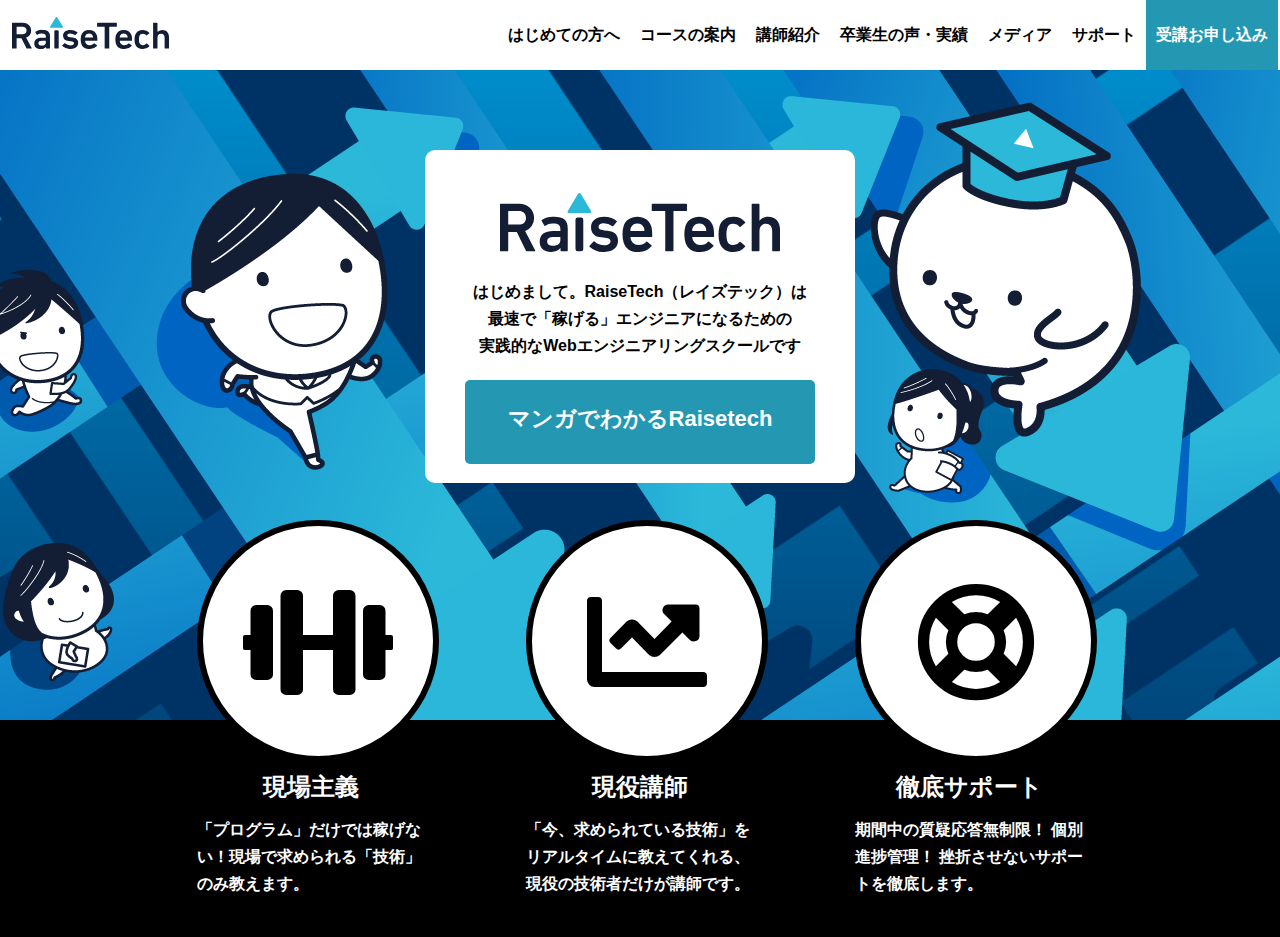
<file: index.html>
<!DOCTYPE html>
<html lang="ja" dir="ltl">
<head>
    <link rel = "stylesheet" href="css/style.css">
    <meta charset="UTF-8">
    <meta http-equiv="X-UA-Compatible" content="IE=edge">
    <meta name="format-detection" content="telephone=no">
    <meta name="viewport" content="width=device-width, initial-scale=1.0">
    <link href="https://use.fontawesome.com/releases/v5.6.1/css/all.css" rel="stylesheet">
    <title>Raise tech</title>
</head>


<header>
    <div class="header">
        <div class="left">
            <a href="http://176.34.11.254/">
                <h1><img src="pictures/header-logo.svg" class="header-logo" alt="RaiseTech"></h1>
                <p>最速で<strong>「稼げる」</strong>プロになる<br>エンジニアリングスクール</p>
            </a>
        </div>
        <div class="right">
            <ul class="nav">
                <li class="drop-btn">
                    <a href="#">はじめての方へ</a>
                    <ul class="sub-menu">
                        <li><a href="#">マンガでわかるRaiseTech</a></li>
                        <li><a href="#">サポート体制</a></li>
                        <li><a href="#">トライアル受講</a></li>
                        <li><a href="#">就職・転職支援制度</a></li>
                        <li><a href="#">ご利用の流れ</a></li>
                    </ul>
                </li>
                <li class="drop-btn">
                    <a href="#">コースの案内</a>
                    <ul class="sub-menu">
                        <li><a href="#">マーケティングコース</a></li>
                        <li><a href="#">デザインコース</a></li>
                        <li><a href="#">WordPress副業コース</a></li>
                        <li><a href="#">AWSフルコース</a></li>
                        <li><a href="#">AWS自動化コース</a></li>
                        <li><a href="#">Javaフルコース</a></li>
                        <li><a href="#">Javaフレームワークコース</a></li>
                    </ul>
                </li>
                <li class="drop-btn">
                    <a href="#">講師紹介</a>
                </li>
                <li class="drop-btn">
                    <a href="#">卒業生の声・実績</a>
                    <ul class="sub-menu">
                        <li><a href="#">卒業生の声</a></li>
                        <li><a href="#">転職・案件実績</a></li>
                    </ul>
                </li>
                <li class="drop-btn">
                    <a href="#">メディア</a>
                    <ul class="sub-menu">
                        <li><a href="#">動画一覧</a></li>
                        <li><a href="#">掲載記事一覧</a></li>
                    </ul>
                </li>
                <li class="drop-btn">
                    <a href="#">サポート</a>
                    <ul class="sub-menu">
                        <li><a href="#">よくあるご質問</a></li>
                        <li><a href="#">お問い合わせ</a></li>
                    </ul>
                </li>
             <li class="entry"><a href="#">受講お申し込み</a></li>
            </ul>
        </div>
        <div class="ham-btn">
            <span class="ham-btn__line"></span>
            <span class="ham-btn__line"></span>
            <span class="ham-btn__line"></span>
           </div>
        <div class="ham-menu">
            <ul class="hnav">
               <li class="hdrop-btn1">
                   <a href="#">はじめての方へ<span class="icon-plus"></span></a>
                   <ul class="hsub-menu1">
                       <li><a href="#">マンガでわかるRaiseTech</a></li>
                       <li><a href="#">サポート体制</a></li>
                       <li><a href="#">トライアル受講</a></li>
                       <li><a href="#">就職・転職支援制度</a></li>
                       <li><a href="#">ご利用の流れ</a></li>
                    </ul>
                </li>
                <li class="hdrop-btn2">
                    <a href="#">コースの案内<span class="icon-plus"></span></a>
                    <ul class="hsub-menu2">
                        <li><a href="#">マーケティングコース</a></li>
                        <li><a href="#">デザインコース</a></li>
                        <li><a href="#">WordPress副業コース</a></li>
                        <li><a href="#">AWSフルコース</a></li>
                        <li><a href="#">AWS自動化コース</a></li>
                        <li><a href="#">Javaフルコース</a></li>
                        <li><a href="#">Javaフレームワークコース</a></li>
                    </ul>
                </li>
                <li class="hdrop-btn3">
                    <a href="#">講師紹介</a>
                </li>
                <li class="hdrop-btn4">
                    <a href="#">卒業生の声・実績<span class="icon-plus"></span></a>
                    <ul class="hsub-menu4">
                        <li><a href="#">卒業生の声</a></li>
                        <li><a href="#">転職・案件実績</a></li>
                    </ul>
                </li>
                <li class="hdrop-btn5">
                    <a href="#">メディア<span class="icon-plus"></span></a>
                    <ul class="hsub-menu5">
                        <li><a href="#">動画一覧</a></li>
                        <li><a href="#">掲載記事一覧</a></li>
                    </ul>
                </li>
                <li class="hdrop-btn6">
                    <a href="#">サポート<span class="icon-plus"></span></a>
                    <ul class="hsub-menu6">
                        <li><a href="#">よくあるご質問</a></li>
                        <li><a href="#">お問い合わせ</a></li>
                    </ul>
                </li>
            </ul>
        </div>
    </div>
</header>

<main>
    <div class="maintop"><!--特大イラスト-->
        <div class="layer1">
            <div class="innnerbox">
                <h1 class="TopHead_title">
                    <img src=pictures/header-logo.svg alt="RaiseTech" class="bx-logo"　title="標題2">
                </h1>
                <p>
                  はじめまして。RaiseTech（レイズテック）は<br>
                  最速で「稼げる」エンジニアになるための<br>
                  実践的なWebエンジニアリングスクールです
                </p>
                <a href="#" class="switch1">マンガでわかるRaisetech</a>
            </div>
           <div class="layer2"></div>
        </div>
    </div>
    <div class="black-bg"><!--黒背景-->
        <div class="bottom-contents">
            <div class="content">
                <div class="icon">
                    <i class="fas fa-dumbbell"></i>
                </div>
                <p class="content-ttl">現場主義</p>
                <p class="content-description">
                    「プログラム」だけでは稼げない！現場で求められる「技術」のみ教えます。</p>
            </div>
            
            <div class="content">
                <div class="icon">
                    <i class="fas fa-chart-line"></i>
                </div>
                <p class="content-ttl">現役講師</p>
                <p class="content-description">「今、求められている技術」をリアルタイムに教えてくれる、現役の技術者だけが講師です。</p>
            </div>

            <div class="content">
                <div class="icon">
                    <i class="far fa-life-ring"></i>
                </div>
                <p class="content-ttl">徹底サポート</p>
                <p class="content-description">期間中の質疑応答無制限！ 個別進捗管理！ 挫折させないサポートを徹底します。</p>
            </div>
        </div>
    </div>
    <script src="js/jquery-3.6.0.js"></script>
    <script src="js/html2.js"></script>
</main>
</file>
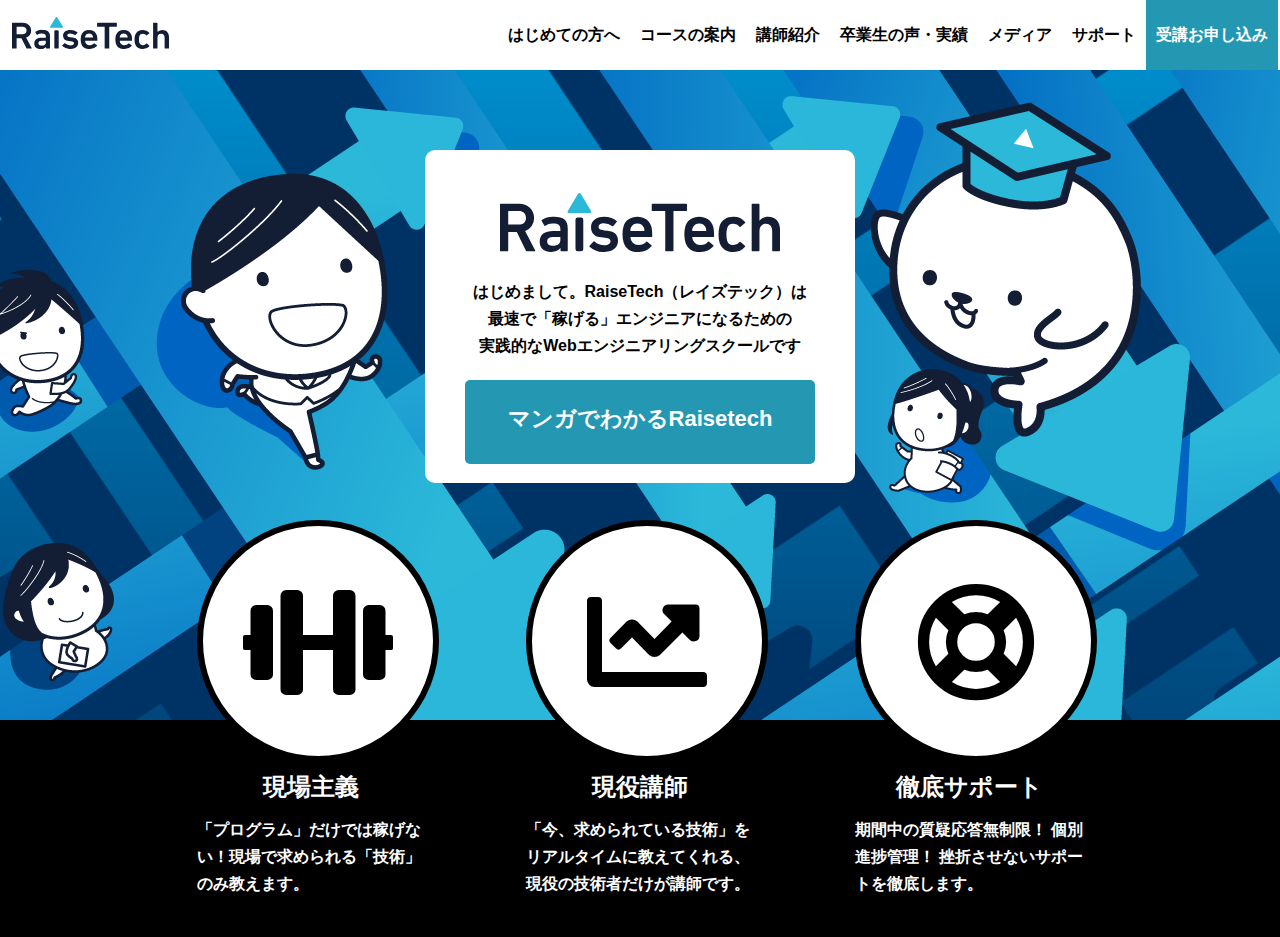
<file: html2.html>
<!DOCTYPE html>
<html lang="ja" dir="ltl">
<head>
    <link rel = "stylesheet" href="css/style.css">
    <meta charset="UTF-8">
    <meta http-equiv="X-UA-Compatible" content="IE=edge">
    <meta name="format-detection" content="telephone=no">
    <meta name="viewport" content="width=device-width, initial-scale=1.0">
    <link href="https://use.fontawesome.com/releases/v5.6.1/css/all.css" rel="stylesheet">
    <title>Raise tech</title>
</head>


<header>
    <div class="header">
        <div class="left">
            <a href="http://176.34.11.254/">
                <h1><img src="pictures/header-logo.svg" class="header-logo" alt="RaiseTech"></h1>
                <p>最速で<strong>「稼げる」</strong>プロになる<br>エンジニアリングスクール</p>
            </a>
        </div>
        <div class="right">
            <ul class="nav">
                <li class="drop-btn">
                    <a href="#">はじめての方へ</a>
                    <ul class="sub-menu">
                        <li><a href="#">マンガでわかるRaiseTech</a></li>
                        <li><a href="#">サポート体制</a></li>
                        <li><a href="#">トライアル受講</a></li>
                        <li><a href="#">就職・転職支援制度</a></li>
                        <li><a href="#">ご利用の流れ</a></li>
                    </ul>
                </li>
                <li class="drop-btn">
                    <a href="#">コースの案内</a>
                    <ul class="sub-menu">
                        <li><a href="#">マーケティングコース</a></li>
                        <li><a href="#">デザインコース</a></li>
                        <li><a href="#">WordPress副業コース</a></li>
                        <li><a href="#">AWSフルコース</a></li>
                        <li><a href="#">AWS自動化コース</a></li>
                        <li><a href="#">Javaフルコース</a></li>
                        <li><a href="#">Javaフレームワークコース</a></li>
                    </ul>
                </li>
                <li class="drop-btn">
                    <a href="#">講師紹介</a>
                </li>
                <li class="drop-btn">
                    <a href="#">卒業生の声・実績</a>
                    <ul class="sub-menu">
                        <li><a href="#">卒業生の声</a></li>
                        <li><a href="#">転職・案件実績</a></li>
                    </ul>
                </li>
                <li class="drop-btn">
                    <a href="#">メディア</a>
                    <ul class="sub-menu">
                        <li><a href="#">動画一覧</a></li>
                        <li><a href="#">掲載記事一覧</a></li>
                    </ul>
                </li>
                <li class="drop-btn">
                    <a href="#">サポート</a>
                    <ul class="sub-menu">
                        <li><a href="#">よくあるご質問</a></li>
                        <li><a href="#">お問い合わせ</a></li>
                    </ul>
                </li>
             <li class="entry"><a href="#">受講お申し込み</a></li>
            </ul>
        </div>
        <div class="ham-btn">
            <span class="ham-btn__line"></span>
            <span class="ham-btn__line"></span>
            <span class="ham-btn__line"></span>
           </div>
        <div class="ham-menu">
            <ul class="hnav">
               <li class="hdrop-btn1">
                   <a href="#">はじめての方へ<span class="icon-plus"></span></a>
                   <ul class="hsub-menu1">
                       <li><a href="#">マンガでわかるRaiseTech</a></li>
                       <li><a href="#">サポート体制</a></li>
                       <li><a href="#">トライアル受講</a></li>
                       <li><a href="#">就職・転職支援制度</a></li>
                       <li><a href="#">ご利用の流れ</a></li>
                    </ul>
                </li>
                <li class="hdrop-btn2">
                    <a href="#">コースの案内<span class="icon-plus"></span></a>
                    <ul class="hsub-menu2">
                        <li><a href="#">マーケティングコース</a></li>
                        <li><a href="#">デザインコース</a></li>
                        <li><a href="#">WordPress副業コース</a></li>
                        <li><a href="#">AWSフルコース</a></li>
                        <li><a href="#">AWS自動化コース</a></li>
                        <li><a href="#">Javaフルコース</a></li>
                        <li><a href="#">Javaフレームワークコース</a></li>
                    </ul>
                </li>
                <li class="hdrop-btn3">
                    <a href="#">講師紹介</a>
                </li>
                <li class="hdrop-btn4">
                    <a href="#">卒業生の声・実績<span class="icon-plus"></span></a>
                    <ul class="hsub-menu4">
                        <li><a href="#">卒業生の声</a></li>
                        <li><a href="#">転職・案件実績</a></li>
                    </ul>
                </li>
                <li class="hdrop-btn5">
                    <a href="#">メディア<span class="icon-plus"></span></a>
                    <ul class="hsub-menu5">
                        <li><a href="#">動画一覧</a></li>
                        <li><a href="#">掲載記事一覧</a></li>
                    </ul>
                </li>
                <li class="hdrop-btn6">
                    <a href="#">サポート<span class="icon-plus"></span></a>
                    <ul class="hsub-menu6">
                        <li><a href="#">よくあるご質問</a></li>
                        <li><a href="#">お問い合わせ</a></li>
                    </ul>
                </li>
            </ul>
        </div>
    </div>
</header>

<main>
    <div class="maintop"><!--特大イラスト-->
        <div class="layer1">
            <div class="innnerbox">
                <h1 class="TopHead_title">
                    <img src=pictures/header-logo.svg alt="RaiseTech" class="bx-logo"　title="標題2">
                </h1>
                <p>
                  はじめまして。RaiseTech（レイズテック）は<br>
                  最速で「稼げる」エンジニアになるための<br>
                  実践的なWebエンジニアリングスクールです
                </p>
                <a href="#" class="switch1">マンガでわかるRaisetech</a>
            </div>
           <div class="layer2"></div>
        </div>
    </div>
    <div class="black-bg"><!--黒背景-->
        <div class="bottom-contents">
            <div class="content">
                <div class="icon">
                    <i class="fas fa-dumbbell"></i>
                </div>
                <p class="content-ttl">現場主義</p>
                <p class="content-description">
                    「プログラム」だけでは稼げない！現場で求められる「技術」のみ教えます。</p>
            </div>
            
            <div class="content">
                <div class="icon">
                    <i class="fas fa-chart-line"></i>
                </div>
                <p class="content-ttl">現役講師</p>
                <p class="content-description">「今、求められている技術」をリアルタイムに教えてくれる、現役の技術者だけが講師です。</p>
            </div>

            <div class="content">
                <div class="icon">
                    <i class="far fa-life-ring"></i>
                </div>
                <p class="content-ttl">徹底サポート</p>
                <p class="content-description">期間中の質疑応答無制限！ 個別進捗管理！ 挫折させないサポートを徹底します。</p>
            </div>
        </div>
    </div>
    <script src="js/jquery-3.6.0.js"></script>
    <script src="js/html2.js"></script>
</main>
</file>
<file: css/style.css>
@charset "UTF-8";
html, body, div, span, object, iframe, h1, h2, h3, h4, h5, h6, p, blockquote, pre, abbr, address, cite, code, del, dfn, em, img, ins, kbd, q, samp, small, strong, sub, sup, var, b, i, dl, dt, dd, ol, ul, li, fieldset, form, label, legend, table, caption, tbody, tfoot, thead, tr, th, td, article, aside, canvas, details, figcaption, figure, footer, header, hgroup, menu, nav, section, summary, time, mark, audio, video {
  margin: 0;
  padding: 0;
  border: 0;
  outline: 0;
  font-size: 100%;
  vertical-align: baseline;
  background: transparent;
}

body {
  line-height: 1.7;
}

article, aside, details, figcaption, figure, footer, header, hgroup, menu, nav, section {
  display: block;
}

nav ul {
  list-style: none;
}

blockquote, q {
  quotes: none;
}

blockquote:before, blockquote:after {
  content: '';
  content: none;
}

q:before, q:after {
  content: '';
  content: none;
}

a {
  margin: 0;
  padding: 0;
  font-size: 100%;
  vertical-align: baseline;
  background: transparent;
}

/* change colours to suit your needs */
ins {
  background-color: #ff9;
  color: #000;
  text-decoration: none;
}

/* change colours to suit your needs */
mark {
  background-color: #ff9;
  color: #000;
  font-style: italic;
  font-weight: bold;
}

del {
  text-decoration: line-through;
}

abbr[title], dfn[title] {
  border-bottom: 1px dotted;
  cursor: help;
}

table {
  border-collapse: collapse;
  border-spacing: 0;
}

/* change border colour to suit your needs */
hr {
  display: block;
  height: 1px;
  border: 0;
  border-top: 1px solid #cccccc;
  margin: 1em 0;
  padding: 0;
}

input, select {
  vertical-align: middle;
}

/*reset css はここまで*/
* {
  list-style-type: none;
  text-decoration: none;
}

html {
  font-size: 62.5%;
  font-family: sans-serif;
  line-height: 1.15;
  display: block;
}

.header {
  -webkit-box-sizing: border-box;
          box-sizing: border-box;
  display: -webkit-box;
  display: -ms-flexbox;
  display: flex;
  background-color: white;
  -webkit-box-pack: justify;
  -ms-flex-pack: justify;
  justify-content: space-between;
  height: 70px;
  width: 100%;
  padding: 0px 2px;
  position: fixed;
  z-index: 8;
}

@media (max-width: 1200px) {
  .header {
    height: 50px;
  }
}

.header-logo {
  width: 157px;
}

.left {
  display: -webkit-box;
  display: -ms-flexbox;
  display: flex;
  line-height: 15px;
}

.left p {
  padding-left: 10px;
}

@media (max-width: 1290px) {
  .left p {
    display: none;
  }
}

.left p strong {
  font-size: 2.0rem;
}

@media (max-width: 1200px) {
  h1 img {
    height: 30px;
  }
}

.img {
  display: -webkit-box;
  display: -ms-flexbox;
  display: flex;
  line-height: 0px;
  margin-bottom: 0.5rem;
  width: 280px;
  vertical-align: middle;
}

.right {
  line-height: 40px;
}

@media (max-width: 1200px) {
  .right {
    display: none;
  }
}

.TopHead_title img {
  width: 280px;
  height: auto;
}

@media (max-width: 767px) {
  .TopHead_title img {
    display: none;
  }
}

p {
  font-size: 1.6rem;
  font-weight: 700;
  margin: 1.3em 0em 0.7em 0em;
}

ul {
  display: block;
  font-size: 1.6rem;
  font-weight: bold;
}

a {
  display: -webkit-box;
  display: -ms-flexbox;
  display: flex;
  height: 70px;
  -ms-flex-line-pack: center;
  align-content: center;
  -webkit-box-align: center;
  -ms-flex-align: center;
  align-items: center;
  padding: 0px 10px;
  color: #000;
}

@media (max-width: 1200px) {
  a {
    height: 50px;
    height: auto;
  }
}

.entry {
  display: block;
  background-color: #2498b3;
  color: #fff;
  height: 70px;
}

@media (max-width: 1200px) {
  .entry {
    height: 50px;
  }
}

.maintop {
  position: relative;
  background: url(../pictures/bg-hero3.png) no-repeat center center/cover fixed;
  height: 650px;
  z-index: 2;
  padding-top: 70px;
  overflow: hidden;
}

@media (max-width: 1200px) {
  .maintop {
    padding-top: 50px;
  }
}

@media (max-width: 767px) {
  .maintop {
    top: -0px;
    right: 0px;
    width: 100%;
    height: 325px;
    background-position: 0px;
  }
}

.layer1 {
  display: -webkit-box;
  display: -ms-flexbox;
  display: flex;
  -webkit-box-pack: center;
  -ms-flex-pack: center;
  justify-content: center;
  background: url(../pictures/bg-hero2.png) no-repeat center center;
  z-index: 4;
  height: 100%;
  width: 100%;
  position: absolute;
}

@media (max-width: 767px) {
  .layer1 {
    background-size: cover;
    background-position: center;
    display: block;
    top: 0px;
  }
}

.layer2 {
  background: url(../pictures/bg-hero1.png) no-repeat center center;
  z-index: 1;
  height: 100%;
  width: 100%;
  position: absolute;
}

@media (max-width: 767px) {
  .layer2 {
    -webkit-box-align: end;
        -ms-flex-align: end;
            align-items: flex-end;
    background-size: cover;
    top: 20px;
    padding-left: 70px;
  }
}

.innnerbox {
  max-width: 530px;
  display: block;
  background-color: white;
  position: absolute;
  z-index: 3;
  padding: 43px 40px 19px;
  border-radius: 10px;
  text-align: center;
  top: 80px;
}

@media (max-width: 767px) {
  .innnerbox {
    width: 100%;
    max-width: 100%;
    padding: 12px 15px 20px 15px;
    border-radius: 0;
    top: 227px;
  }
}

.innnerbox p {
  margin: 1.3em 0.5em;
}

@media (max-width: 767px) {
  .innnerbox p {
    margin: 0.7rem 0;
    font-size: 1.3rem;
    line-height: 1.5;
  }
}

.switch1 {
  background-color: #2498b3;
  color: #fff;
  font-size: 2.2rem;
  font-weight: 900;
  padding: 4px 15px 10px;
  border-radius: 5px;
  line-height: 70px;
  display: block;
}

@media (max-width: 1200px) {
  .switch1 {
    line-height: 53px;
  }
}

@media (max-width: 767px) {
  .switch1 {
    height: 20px;
    margin: 0 25%;
    font-size: 1.6rem;
    padding: 12px 20px;
    line-height: 20px;
    white-space: nowrap;
  }
}

.black-bg {
  background-color: black;
  padding-bottom: 40px;
}

@media (max-width: 767px) {
  .black-bg {
    position: absolute;
    width: 100%;
  }
}

.content {
  width: 229px;
  text-align: center;
  margin: 0 50px;
  z-index: 6;
}

.icon {
  width: 230px;
  height: 230px;
  border: solid 6px black;
  border-radius: 50%;
  color: 　white;
  background: #fff;
}

.content-ttl {
  color: #fff;
  margin: 0.2em 0 0 0;
  font-size: 2.4rem;
  font-weight: 700;
}

.content-description {
  color: #fff;
  margin: 0.5em 0 0 0;
  font-size: 1.6rem;
  font-weight: 700;
  word-break: break-all;
  text-align: left;
}

.bottom-contents {
  display: -webkit-box;
  display: -ms-flexbox;
  display: flex;
  -webkit-box-pack: center;
  -ms-flex-pack: center;
  justify-content: center;
  margin-top: -200px;
}

@media (max-width: 1080px) {
  .bottom-contents {
    margin-left: 10px;
    margin-right: 10px;
  }
}

@media (max-width: 767px) {
  .bottom-contents {
    -webkit-box-orient: vertical;
    -webkit-box-direction: normal;
        -ms-flex-direction: column;
            flex-direction: column;
    margin-top: 0;
    padding-top: 100px;
    -webkit-box-align: center;
        -ms-flex-align: center;
            align-items: center;
  }
}

@media (max-width: 1080px) {
  .bottom-contents .content {
    width: 30%;
    margin: 0 2%;
  }
}

@media (max-width: 767px) {
  .bottom-contents .content {
    width: auto;
    margin: 0px 0 20px;
  }
}

@media (max-width: 1080px) {
  .bottom-contents .icon {
    margin: auto;
  }
}

.fa-dumbbell, .fa-chart-line, .fa-life-ring {
  font-size: 120px;
  padding-top: 56px;
}

.drop-btn a:hover {
  background-color: #d4f1f8;
}

.nav {
  display: -webkit-box;
  display: -ms-flexbox;
  display: flex;
}

li .drop-btn {
  position: relative;
}

ul .sub-menu {
  display: none;
  position: absolute;
  background-color: #e9f8fb;
}

.ham-btn {
  display: none;
  position: relative;
  width: 50px;
  height: 50px;
  cursor: pointer;
}

@media (max-width: 1200px) {
  .ham-btn {
    display: block;
  }
  .ham-btn__line {
    -webkit-box-pack: justify;
        -ms-flex-pack: justify;
            justify-content: space-between;
    position: absolute;
    left: 14px;
    top: 10px;
    background-color: #2498b3;
    width: 23px;
    height: 2px;
    -webkit-transition: all　0 0.3s;
    transition: all　0 0.3s;
  }
  .ham-btn__line:nth-of-type(1) {
    top: 15px;
  }
  .ham-btn__line:nth-of-type(2) {
    top: 24px;
  }
  .ham-btn__line:nth-of-type(3) {
    top: 33px;
  }
  .ham-btn.active {
    background-color: #2498b3;
  }
  .ham-btn.active .ham-btn__line {
    -webkit-transition: all 0.3s;
    transition: all 0.3s;
  }
  .ham-btn.active .ham-btn__line:nth-of-type(1) {
    -webkit-transform: rotate(45deg);
            transform: rotate(45deg);
    background-color: #fff;
    top: 24px;
  }
  .ham-btn.active .ham-btn__line:nth-of-type(2) {
    width: 0px;
  }
  .ham-btn.active .ham-btn__line:nth-of-type(3) {
    -webkit-transform: rotate(-45deg);
            transform: rotate(-45deg);
    background-color: #fff;
    top: 24px;
  }
}

.hnav {
  position: relative;
  padding: 15px;
  cursor: pointer;
  font-size: 15px;
  text-align: center;
  line-height: 1.0;
  background-color: white;
  border: 1px solid #d9d9d9;
}

.ham-menu {
  top: 50px;
}

@media (max-width: 1200px) {
  .hnav.open {
    display: block;
    position: absolute;
    top: 50px;
    width: 100%;
    background-color: #fff;
    font-size: 1.6rem;
    font-weight: 600;
  }
}

.ham-menu {
  position: absolute;
  width: 100%;
}

.ham-menu .hnav {
  display: none;
}

.ham-menu a {
  padding: 11.5px 0 11.5px 10px;
  color: #131d34;
}

.ham-menu a:hover {
  background-color: #f3fafb;
}

.hsub-menu1 {
  display: none;
}

.hsub-menu1 .hover {
  display: block;
}

.hsub-menu1 .hover .hide {
  display: none;
}

.hsub-menu2 {
  display: none;
}

.hsub-menu2 .hover {
  display: block;
}

.hsub-menu2 .hover .hide {
  display: none;
}

.hsub-menu3 {
  display: none;
}

.hsub-menu3 .hover {
  display: block;
}

.hsub-menu3 .hover .hide {
  display: none;
}

.hsub-menu4 {
  display: none;
}

.hsub-menu4 .hover {
  display: block;
}

.hsub-menu4 .hover .hide {
  display: none;
}

.hsub-menu5 {
  display: none;
}

.hsub-menu5 .hover {
  display: block;
}

.hsub-menu5 .hover .hide {
  display: none;
}

.hsub-menu6 {
  display: none;
}

.hsub-menu6 .hover {
  display: block;
}

.hsub-menu6 .hover .hide {
  display: none;
}

.icon-plus {
  width: 52px;
  position: relative;
  right: 0;
  display: block;
  height: 45px;
  cursor: pointer;
  z-index: 7;
  margin: 0 0 0 auto;
  text-indent: 100%;
}

.icon-plus:before,
.icon-plus:after {
  display: block;
  content: '';
  background-color: black;
  position: absolute;
  width: 24px;
  height: 2px;
  top: 50%;
  left: 50%;
  -webkit-transform: translate(-50%, -50%);
          transform: translate(-50%, -50%);
}

.icon-plus:before {
  width: 2px;
  height: 24px;
}

.hdrop-btn1:hover .icon-plus:before {
  display: none;
}

.hdrop-btn2:hover .icon-plus:before {
  display: none;
}

.hdrop-btn3:hover .icon-plus:before {
  display: none;
}

.hdrop-btn4:hover .icon-plus:before {
  display: none;
}

.hdrop-btn5:hover .icon-plus:before {
  display: none;
}

.hdrop-btn6:hover .icon-plus:before {
  display: none;
}

.entry a {
  color: white;
}

.hnav li a {
  padding: 15px 0px;
  font-size: 20px;
}

.hnav ul li a {
  padding: 15px 0px;
  font-size: 15px;
}
/*# sourceMappingURL=style.css.map */
</file>
